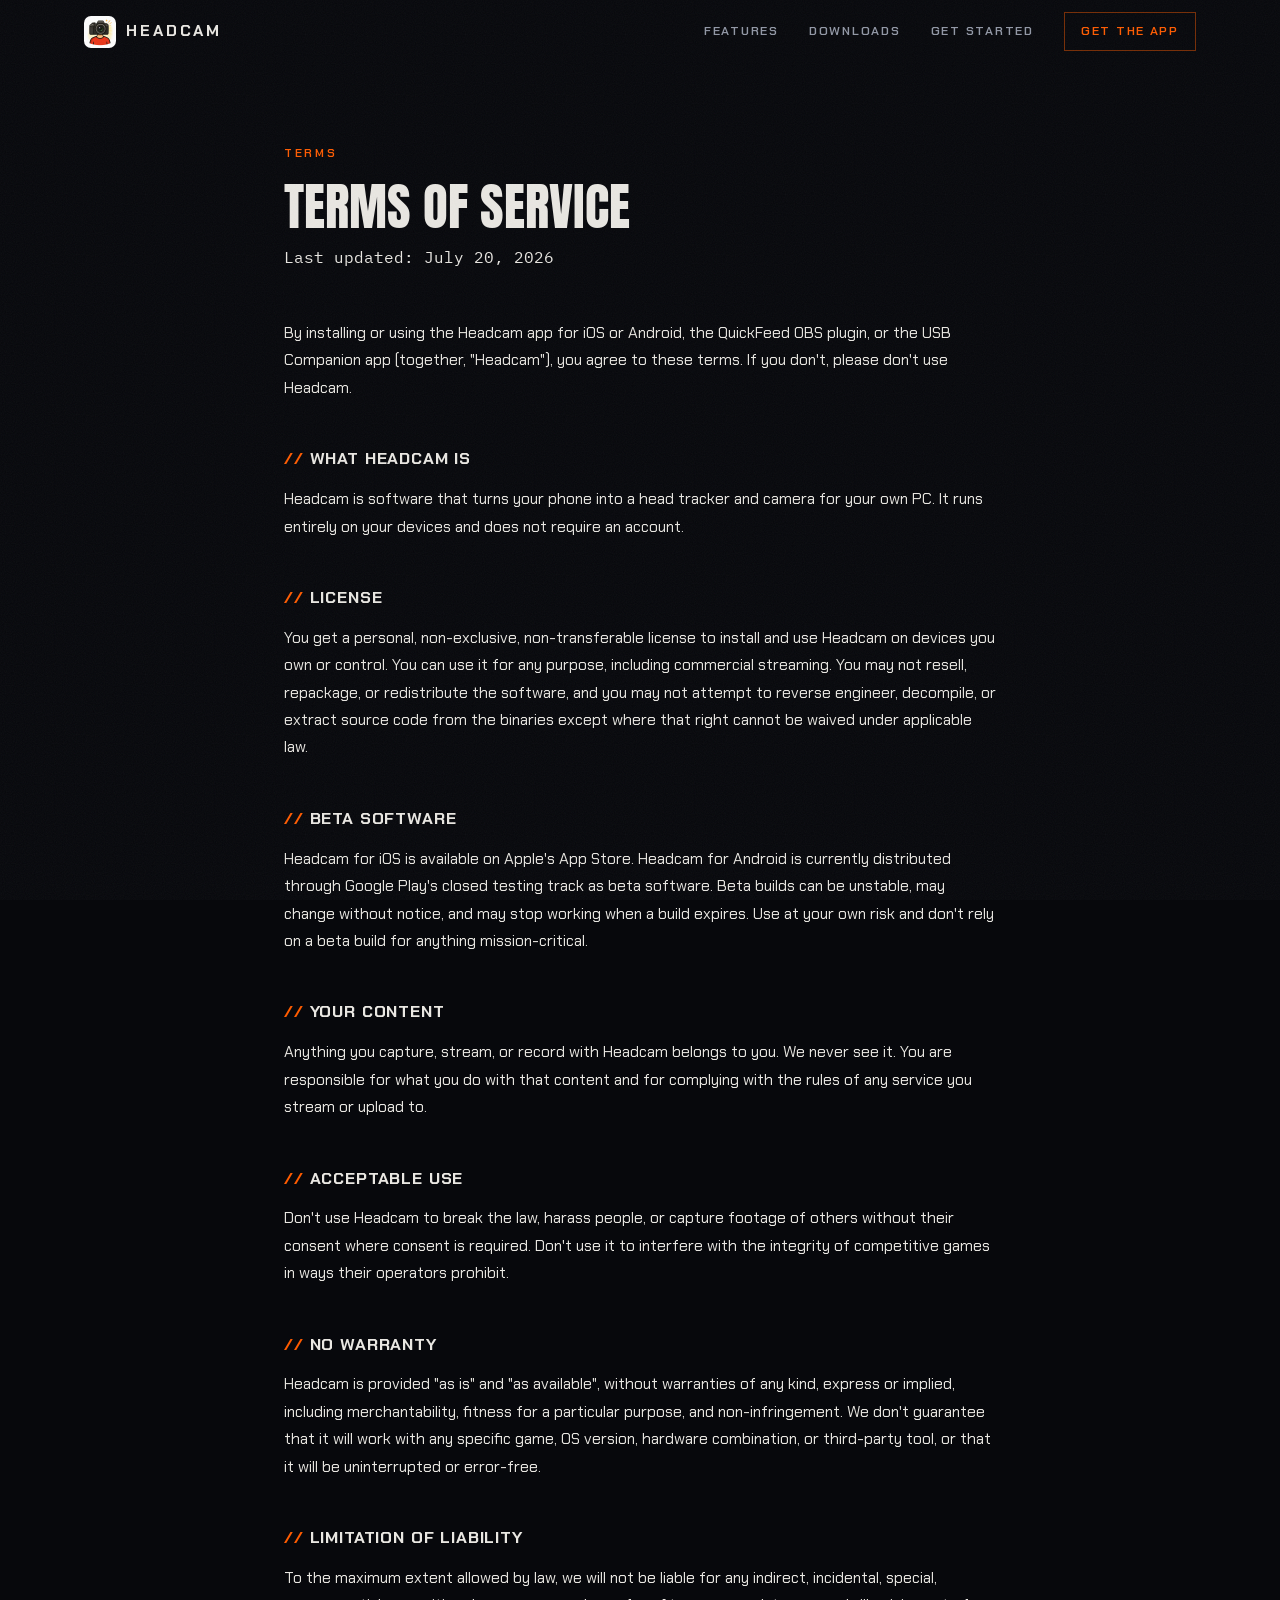
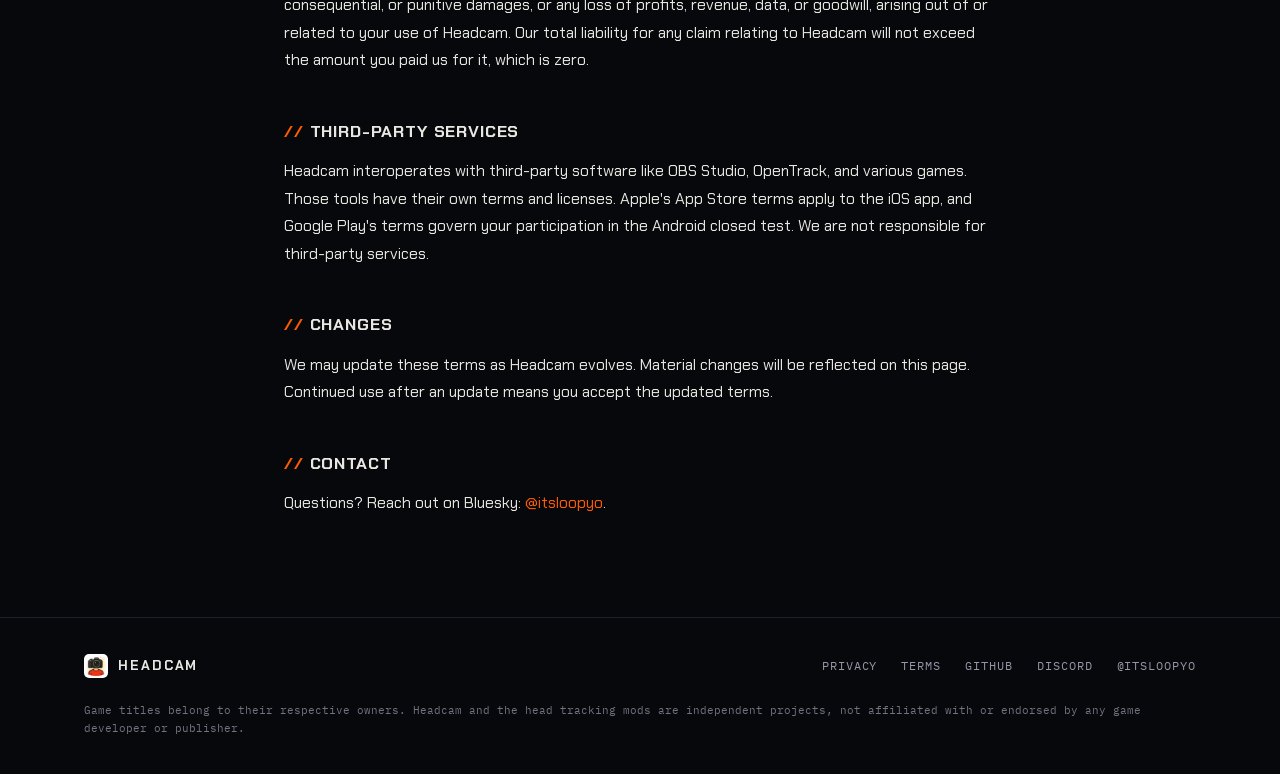
<file: terms.html>
<!DOCTYPE html>
<html lang="en">
<head>
  <meta charset="UTF-8">
  <meta name="viewport" content="width=device-width, initial-scale=1.0">
  <title>Terms of Service - Headcam</title>
  <meta name="description" content="The terms that cover your use of the Headcam app, the QuickFeed OBS plugin, and the USB Companion app.">
  <meta name="theme-color" content="#07080c">
  <link rel="icon" type="image/x-icon" href="favicon.ico">
  <link rel="icon" type="image/png" sizes="32x32" href="assets/images/favicon-32x32.png">
  <link rel="icon" type="image/png" sizes="16x16" href="assets/images/favicon-16x16.png">
  <link rel="apple-touch-icon" sizes="180x180" href="assets/images/apple-touch-icon.png">
  <link rel="preconnect" href="https://fonts.googleapis.com">
  <link rel="preconnect" href="https://fonts.gstatic.com" crossorigin>
  <link href="https://fonts.googleapis.com/css2?family=Anton&family=Chakra+Petch:wght@400;500;600;700&family=IBM+Plex+Mono:wght@400;500&display=swap" rel="stylesheet">
  <link rel="stylesheet" href="css/style.css">
</head>
<body>

  <nav class="nav" id="nav">
    <div class="nav-inner">
      <a href="index.html" class="nav-brand">
        <img src="assets/images/app-icon.png" alt="Headcam" class="nav-icon" width="32" height="32">
        <span class="nav-wordmark">Headcam</span>
      </a>
      <button class="nav-toggle" id="nav-toggle" aria-label="Toggle navigation" aria-expanded="false">
        <span></span><span></span>
      </button>
      <div class="nav-links" id="nav-links">
        <a href="index.html#features">Features</a>
        <a href="index.html#downloads">Downloads</a>
        <a href="index.html#setup">Get started</a>
        <a href="index.html#downloads" class="nav-cta">Get the app</a>
      </div>
    </div>
  </nav>

  <main class="legal">
    <div class="container">
      <span class="section-label">Terms</span>
      <h1 class="legal-headline">Terms of Service</h1>
      <p class="legal-updated">Last updated: July 20, 2026</p>

      <p>By installing or using the Headcam app for iOS or Android, the QuickFeed OBS plugin, or the USB Companion app (together, "Headcam"), you agree to these terms. If you don't, please don't use Headcam.</p>

      <h2>What Headcam is</h2>
      <p>Headcam is software that turns your phone into a head tracker and camera for your own PC. It runs entirely on your devices and does not require an account.</p>

      <h2>License</h2>
      <p>You get a personal, non-exclusive, non-transferable license to install and use Headcam on devices you own or control. You can use it for any purpose, including commercial streaming. You may not resell, repackage, or redistribute the software, and you may not attempt to reverse engineer, decompile, or extract source code from the binaries except where that right cannot be waived under applicable law.</p>

      <h2>Beta software</h2>
      <p>Headcam for iOS is available on Apple's App Store. Headcam for Android is currently distributed through Google Play's closed testing track as beta software. Beta builds can be unstable, may change without notice, and may stop working when a build expires. Use at your own risk and don't rely on a beta build for anything mission-critical.</p>

      <h2>Your content</h2>
      <p>Anything you capture, stream, or record with Headcam belongs to you. We never see it. You are responsible for what you do with that content and for complying with the rules of any service you stream or upload to.</p>

      <h2>Acceptable use</h2>
      <p>Don't use Headcam to break the law, harass people, or capture footage of others without their consent where consent is required. Don't use it to interfere with the integrity of competitive games in ways their operators prohibit.</p>

      <h2>No warranty</h2>
      <p>Headcam is provided "as is" and "as available", without warranties of any kind, express or implied, including merchantability, fitness for a particular purpose, and non-infringement. We don't guarantee that it will work with any specific game, OS version, hardware combination, or third-party tool, or that it will be uninterrupted or error-free.</p>

      <h2>Limitation of liability</h2>
      <p>To the maximum extent allowed by law, we will not be liable for any indirect, incidental, special, consequential, or punitive damages, or any loss of profits, revenue, data, or goodwill, arising out of or related to your use of Headcam. Our total liability for any claim relating to Headcam will not exceed the amount you paid us for it, which is zero.</p>

      <h2>Third-party services</h2>
      <p>Headcam interoperates with third-party software like OBS Studio, OpenTrack, and various games. Those tools have their own terms and licenses. Apple's App Store terms apply to the iOS app, and Google Play's terms govern your participation in the Android closed test. We are not responsible for third-party services.</p>

      <h2>Changes</h2>
      <p>We may update these terms as Headcam evolves. Material changes will be reflected on this page. Continued use after an update means you accept the updated terms.</p>

      <h2>Contact</h2>
      <p>Questions? Reach out on Bluesky: <a href="https://bsky.app/profile/itsloopyo.bsky.social" target="_blank" rel="noopener noreferrer">@itsloopyo</a>.</p>
    </div>
  </main>

  <footer class="footer">
    <div class="container footer-inner">
      <div class="footer-brand">
        <img src="assets/images/app-icon.png" alt="" class="footer-icon" width="24" height="24">
        <span>Headcam</span>
      </div>
      <div class="footer-links">
        <a href="privacy.html" class="footer-link">Privacy</a>
        <a href="terms.html" class="footer-link">Terms</a>
        <a href="https://github.com/itsloopyo" target="_blank" rel="noopener noreferrer" class="footer-link">GitHub</a>
        <a href="https://discord.com/invite/dxyZdyFNT9" target="_blank" rel="noopener noreferrer" class="footer-link">Discord</a>
        <a href="https://bsky.app/profile/itsloopyo.bsky.social" target="_blank" rel="noopener noreferrer" class="footer-link" aria-label="Bluesky">@itsloopyo</a>
      </div>
    </div>
    <div class="container">
      <p class="footer-note">Game titles belong to their respective owners. Headcam and the head tracking mods are independent projects, not affiliated with or endorsed by any game developer or publisher.</p>
    </div>
  </footer>

  <script src="js/main.js"></script>
</body>
</html>
</file>
<file: css/style.css>
/* ============================================
   Headcam.app - Night Cockpit HUD
   ============================================ */

*,
*::before,
*::after {
  margin: 0;
  padding: 0;
  box-sizing: border-box;
}

:root {
  --bg: #07080c;
  --bg2: #0a0c12;
  --panel: #0d1018;
  --line: #1c212c;
  --line2: #2c3342;
  --text: #e9e7e2;
  --muted: #9298a6;
  --accent: #ff5c00;
  --accent-soft: #ffb073;
  --glow: rgba(255, 92, 0, 0.35);
  --disp: 'Anton', 'Arial Narrow', sans-serif;
  --ui: 'Chakra Petch', system-ui, sans-serif;
  --mono: 'IBM Plex Mono', ui-monospace, monospace;
  --nav-h: 64px;
}

html {
  scroll-behavior: smooth;
  scroll-padding-top: var(--nav-h);
}

body {
  font-family: var(--ui);
  background: var(--bg);
  color: var(--text);
  line-height: 1.65;
  -webkit-font-smoothing: antialiased;
  -moz-osx-font-smoothing: grayscale;
  overflow-x: hidden;
}

/* Film grain over everything */
body::after {
  content: '';
  position: fixed;
  inset: 0;
  z-index: 9999;
  pointer-events: none;
  opacity: 0.05;
  background-image: url("data:image/svg+xml,%3Csvg xmlns='http://www.w3.org/2000/svg' width='160' height='160'%3E%3Cfilter id='n'%3E%3CfeTurbulence type='fractalNoise' baseFrequency='0.9' numOctaves='2'/%3E%3C/filter%3E%3Crect width='160' height='160' filter='url(%23n)'/%3E%3C/svg%3E");
}

img {
  display: block;
  max-width: 100%;
  height: auto;
}

a {
  color: inherit;
  text-decoration: none;
}

ul {
  list-style: none;
}

::selection {
  background: var(--accent);
  color: var(--bg);
}

:focus-visible {
  outline: 2px solid var(--accent);
  outline-offset: 3px;
}

/* --- Layout --- */
.container {
  width: 100%;
  max-width: 1160px;
  margin: 0 auto;
  padding: 0 24px;
}

/* --- Section headers --- */
.section-head {
  display: flex;
  align-items: center;
  gap: 16px;
  margin-bottom: 20px;
}

.sec-index {
  font-family: var(--mono);
  font-size: 0.75rem;
  color: var(--accent);
  border: 1px solid var(--line2);
  padding: 2px 8px;
}

.sec-label,
.section-label {
  display: block;
  font-family: var(--ui);
  font-size: 0.75rem;
  font-weight: 600;
  text-transform: uppercase;
  letter-spacing: 0.22em;
  color: var(--muted);
}

.sec-line {
  flex: 1;
  height: 1px;
  background: linear-gradient(90deg, var(--line2), transparent);
}

.sec-display {
  font-family: var(--disp);
  font-weight: 400;
  font-size: clamp(2.4rem, 5.5vw, 4rem);
  line-height: 1;
  text-transform: uppercase;
  letter-spacing: 0.01em;
  margin-bottom: 56px;
}

.sec-display em {
  font-style: normal;
  color: transparent;
  -webkit-text-stroke: 1.5px var(--accent);
}

/* --- Panels (notched cards) --- */
.panel {
  position: relative;
  background: var(--panel);
  border: 1px solid var(--line);
  transition: border-color 0.25s ease, transform 0.25s ease, background 0.25s ease;
}

.panel:hover {
  border-color: var(--line2);
  transform: translateY(-3px);
}

/* --- Buttons --- */
.btn {
  display: inline-flex;
  align-items: center;
  gap: 10px;
  font-family: var(--ui);
  font-size: 0.85rem;
  font-weight: 600;
  text-transform: uppercase;
  letter-spacing: 0.1em;
  border: none;
  cursor: pointer;
  transition: background 0.2s ease, color 0.2s ease, box-shadow 0.2s ease;
}

.btn-primary {
  padding: 16px 30px;
  color: #0a0a0a;
  background: var(--accent);
}

.btn-primary:hover {
  background: var(--accent-soft);
  box-shadow: 0 0 32px var(--glow);
}

.btn-ghost {
  padding: 16px 22px;
  color: var(--muted);
  background: transparent;
  box-shadow: inset 0 0 0 1px var(--line2);
}

.btn-ghost:hover {
  color: var(--accent);
  box-shadow: inset 0 0 0 1px var(--accent);
}

.btn-ghost .arrow {
  display: inline-block;
  transition: transform 0.2s ease;
}

.btn-ghost:hover .arrow {
  transform: translateX(4px);
}

.btn-lg {
  padding: 20px 40px;
  font-size: 0.95rem;
}

/* --- Scroll Reveal --- */
.js .reveal {
  opacity: 0;
  transform: translateY(22px);
  transition: opacity 0.6s ease, transform 0.6s cubic-bezier(0.2, 0.7, 0.2, 1);
}

.js .reveal.visible {
  opacity: 1;
  transform: translateY(0);
}

/* ============================================
   Navigation
   ============================================ */
.nav {
  position: fixed;
  top: 0;
  left: 0;
  right: 0;
  z-index: 1000;
  height: var(--nav-h);
  border-bottom: 1px solid transparent;
  transition: background 0.25s ease, border-color 0.25s ease, backdrop-filter 0.25s ease;
}

.nav.scrolled {
  background: rgba(7, 8, 12, 0.82);
  -webkit-backdrop-filter: blur(12px);
  backdrop-filter: blur(12px);
  border-bottom-color: var(--line);
}

.nav-inner {
  max-width: 1160px;
  margin: 0 auto;
  padding: 0 24px;
  height: 100%;
  display: flex;
  align-items: center;
  justify-content: space-between;
}

.nav-brand {
  display: flex;
  align-items: center;
  gap: 10px;
}

.nav-icon {
  border-radius: 7px;
}

.nav-wordmark {
  font-family: var(--ui);
  font-size: 1rem;
  font-weight: 700;
  text-transform: uppercase;
  letter-spacing: 0.18em;
}

.nav-toggle {
  display: none;
  background: none;
  border: none;
  cursor: pointer;
  padding: 8px;
  width: 36px;
  height: 36px;
  position: relative;
  align-items: center;
  justify-content: center;
}

.nav-toggle span {
  display: block;
  width: 20px;
  height: 2px;
  background: var(--text);
  position: absolute;
  left: 8px;
  transition: transform 0.25s ease, top 0.25s ease;
}

.nav-toggle span:first-child {
  top: 13px;
}

.nav-toggle span:last-child {
  top: 21px;
}

.nav-toggle[aria-expanded="true"] span:first-child {
  top: 17px;
  transform: rotate(45deg);
}

.nav-toggle[aria-expanded="true"] span:last-child {
  top: 17px;
  transform: rotate(-45deg);
}

.nav-links {
  display: flex;
  align-items: center;
  gap: 30px;
}

.nav-links a {
  font-size: 0.78rem;
  font-weight: 600;
  text-transform: uppercase;
  letter-spacing: 0.14em;
  color: var(--muted);
  transition: color 0.2s ease;
}

.nav-links a:hover {
  color: var(--text);
}

.nav-cta {
  color: var(--accent) !important;
  border: 1px solid rgba(255, 92, 0, 0.45);
  padding: 8px 16px;
  transition: background 0.2s ease;
}

.nav-cta:hover {
  background: rgba(255, 92, 0, 0.12);
}

/* ============================================
   Hero
   ============================================ */
.hero {
  position: relative;
  padding: calc(var(--nav-h) + 32px) 0 64px;
  overflow: hidden;
}

.hero-bg {
  position: absolute;
  inset: 0;
  pointer-events: none;
  background-image:
    radial-gradient(ellipse 70% 55% at 50% 62%, rgba(255, 92, 0, 0.07), transparent 70%),
    linear-gradient(rgba(255, 255, 255, 0.025) 1px, transparent 1px),
    linear-gradient(90deg, rgba(255, 255, 255, 0.025) 1px, transparent 1px);
  background-size: auto, 56px 56px, 56px 56px;
  -webkit-mask-image: radial-gradient(ellipse 90% 80% at 50% 45%, #000 30%, transparent 100%);
  mask-image: radial-gradient(ellipse 90% 80% at 50% 45%, #000 30%, transparent 100%);
}

.hero-grid {
  position: relative;
  display: flex;
  flex-direction: column;
  align-items: center;
  text-align: center;
}

/* HUD readout chips */
.hud-chips {
  display: flex;
  flex-wrap: wrap;
  justify-content: center;
  gap: 8px;
  margin-bottom: 32px;
  animation: rise 0.7s cubic-bezier(0.2, 0.7, 0.2, 1) both;
}

.chip {
  display: inline-flex;
  align-items: center;
  gap: 7px;
  font-size: 0.68rem;
  font-weight: 600;
  text-transform: uppercase;
  letter-spacing: 0.12em;
  color: var(--muted);
  border: 1px solid var(--line);
  background: rgba(13, 16, 24, 0.6);
  padding: 6px 11px;
}

.chip--mono {
  font-family: var(--mono);
  font-weight: 400;
  letter-spacing: 0.04em;
}

.chip--mono b {
  font-weight: 500;
  color: var(--accent-soft);
  min-width: 5ch;
  display: inline-block;
  text-align: right;
}

.chip--live {
  color: var(--accent);
  border-color: rgba(255, 92, 0, 0.4);
}

.chip-dot {
  width: 6px;
  height: 6px;
  background: var(--accent);
  border-radius: 50%;
  animation: blink 1.6s ease-in-out infinite;
}

@keyframes blink {
  0%, 100% { opacity: 1; box-shadow: 0 0 8px var(--glow); }
  50% { opacity: 0.25; box-shadow: none; }
}

.hero-headline {
  font-family: var(--disp);
  font-weight: 400;
  font-size: clamp(3rem, 7vw, 5.6rem);
  line-height: 0.98;
  text-transform: uppercase;
  letter-spacing: 0.005em;
  margin-bottom: 28px;
}

.hl-line {
  display: block;
  animation: rise 0.7s cubic-bezier(0.2, 0.7, 0.2, 1) 0.08s both;
}

.hl-line--accent {
  color: transparent;
  -webkit-text-stroke: 2px var(--accent);
  animation-delay: 0.18s;
}

@keyframes rise {
  from {
    opacity: 0;
    transform: translateY(28px);
  }
  to {
    opacity: 1;
    transform: translateY(0);
  }
}

.hero-sub {
  font-size: clamp(1rem, 1.6vw, 1.1rem);
  color: var(--muted);
  max-width: 520px;
  line-height: 1.75;
  margin: 0 auto 24px;
  animation: rise 0.7s ease 0.3s both;
}

.hero-pitch {
  display: flex;
  flex-wrap: wrap;
  align-items: center;
  justify-content: center;
  gap: 10px;
  margin-bottom: 36px;
  animation: rise 0.7s ease 0.4s both;
}

.hero-pitch s {
  font-family: var(--mono);
  font-size: 0.72rem;
  text-transform: uppercase;
  letter-spacing: 0.1em;
  color: var(--muted);
  border: 1px solid var(--line);
  padding: 4px 10px;
  text-decoration: none;
  position: relative;
}

.hero-pitch s::after {
  content: '';
  position: absolute;
  left: 4px;
  right: 4px;
  top: 50%;
  height: 1px;
  background: var(--accent);
  transform: rotate(-6deg);
}

.hero-pitch em {
  font-style: normal;
  font-weight: 700;
  font-size: 1rem;
  text-transform: uppercase;
  letter-spacing: 0.06em;
  color: var(--accent);
}

.hero-actions {
  display: flex;
  align-items: center;
  justify-content: center;
  gap: 16px;
  flex-wrap: wrap;
  animation: rise 0.7s ease 0.5s both;
}

.hero-meta {
  font-family: var(--mono);
  font-size: 0.72rem;
  text-transform: uppercase;
  letter-spacing: 0.1em;
  color: var(--muted);
  margin-top: 24px;
  animation: rise 0.7s ease 0.6s both;
}

/* --- Hero demo video --- */
.hero-visual {
  position: relative;
  width: 100%;
  max-width: 920px;
  margin-top: 8px;
  margin-bottom: 44px;
  animation: fadein 1.2s ease 0.4s both;
}

@keyframes fadein {
  from { opacity: 0; }
  to { opacity: 1; }
}

.hero-app-shot {
  display: block;
  width: 100%;
  height: auto;
  border-radius: 14px;
  border: 1px solid rgba(255, 255, 255, 0.08);
  box-shadow:
    0 30px 90px -30px rgba(0, 0, 0, 0.85),
    0 0 140px -30px var(--glow);
  /* Keeps the video in normal compositing. Without a filter, Chrome on
     Windows promotes it to a hardware overlay plane (MPO) once the hero
     fade-in ends, and on many GPU/monitor combos that pipeline switch
     washes out the whole screen until the video scrolls out of view.
     Imperceptible by design; do not remove. */
  filter: brightness(1.001);
}

/* ============================================
   Games marquee
   ============================================ */
.marquee {
  border-top: 1px solid var(--line);
  border-bottom: 1px solid var(--line);
  background: var(--bg2);
  overflow: hidden;
  padding: 18px 0;
}

.marquee-track {
  display: flex;
  width: max-content;
  animation: marquee 36s linear infinite;
}

.marquee:hover .marquee-track {
  animation-play-state: paused;
}

@keyframes marquee {
  to { transform: translateX(-50%); }
}

.marquee-list {
  display: flex;
  align-items: center;
  flex-shrink: 0;
}

.marquee-list li {
  font-family: var(--ui);
  font-size: 0.8rem;
  font-weight: 600;
  text-transform: uppercase;
  letter-spacing: 0.18em;
  color: var(--muted);
  white-space: nowrap;
  padding-right: 18px;
}

.marquee-list li::after {
  content: '//';
  font-family: var(--mono);
  color: var(--accent);
  opacity: 0.6;
  margin-left: 18px;
}

.mq-accent {
  color: var(--accent) !important;
}

/* ============================================
   Use Cases
   ============================================ */
.usecases {
  padding: 130px 0 110px;
}

.usecases-grid {
  display: grid;
  grid-template-columns: repeat(3, 1fr);
  gap: 16px;
}

.usecase {
  padding: 32px 28px 36px;
}

.usecase:hover {
  border-color: rgba(255, 92, 0, 0.45);
}

.panel-mode {
  display: block;
  font-family: var(--mono);
  font-size: 0.62rem;
  text-transform: uppercase;
  letter-spacing: 0.14em;
  color: var(--accent);
  margin-bottom: 28px;
}

.usecase-icon {
  width: 44px;
  height: 44px;
  color: var(--accent);
  margin-bottom: 22px;
  opacity: 0.9;
}

.usecase h3 {
  font-family: var(--ui);
  font-size: 1.05rem;
  font-weight: 700;
  text-transform: uppercase;
  letter-spacing: 0.06em;
  margin-bottom: 12px;
}

.usecase p {
  font-size: 0.92rem;
  color: var(--muted);
  line-height: 1.7;
}

.usecase--wide {
  grid-column: 1 / -1;
  border-color: rgba(255, 92, 0, 0.45);
  background: linear-gradient(135deg, rgba(255, 92, 0, 0.06), var(--panel) 55%);
}

.usecase--wide:hover {
  border-color: var(--accent);
  box-shadow: 0 0 48px rgba(255, 92, 0, 0.1);
}

.usecase-wide-grid {
  display: grid;
  grid-template-columns: 1.6fr 1fr;
  gap: 40px;
  align-items: center;
}

.usecase-wide-title {
  font-family: var(--disp);
  font-weight: 400;
  font-size: clamp(1.7rem, 3.4vw, 2.6rem);
  line-height: 1.05;
  text-transform: uppercase;
  letter-spacing: 0.01em;
  margin-bottom: 16px;
}

.usecase-wide-title em {
  font-style: normal;
  color: transparent;
  -webkit-text-stroke: 1.5px var(--accent);
}

.usecase--wide p {
  max-width: 56ch;
}

.usecase--wide p a {
  color: var(--accent);
}

.usecase--wide p a:hover {
  text-decoration: underline;
}

.usecase-wide-actions {
  display: flex;
  flex-direction: column;
  align-items: stretch;
  gap: 10px;
}

.btn-sm {
  padding: 12px 18px;
  font-size: 0.75rem;
  justify-content: space-between;
}

/* ============================================
   Features
   ============================================ */
.features {
  padding: 130px 0;
  background: var(--bg2);
  border-top: 1px solid var(--line);
  border-bottom: 1px solid var(--line);
}

.stat-band {
  display: grid;
  grid-template-columns: repeat(4, 1fr);
  border: 1px solid var(--line);
  background: var(--panel);
  margin-bottom: 56px;
}

.stat {
  padding: 30px 24px 26px;
  text-align: center;
  position: relative;
}

.stat + .stat {
  border-left: 1px solid var(--line);
}

.stat-num {
  display: block;
  font-family: var(--disp);
  font-size: clamp(2.6rem, 5vw, 4rem);
  line-height: 1;
  color: var(--text);
  margin-bottom: 10px;
}

.stat-num i {
  font-style: normal;
  font-size: 0.45em;
  color: var(--accent);
}

.stat:first-child .stat-num,
.stat:last-child .stat-num {
  color: transparent;
  -webkit-text-stroke: 1.5px var(--accent);
}

.stat-label {
  font-family: var(--mono);
  font-size: 0.66rem;
  text-transform: uppercase;
  letter-spacing: 0.14em;
  color: var(--muted);
}

.primary-features {
  display: grid;
  grid-template-columns: 1fr 1fr;
  gap: 16px;
  margin-bottom: 56px;
}

.primary-feature {
  padding: 34px 32px 38px;
}

.primary-feature:hover {
  border-color: rgba(255, 92, 0, 0.45);
}

.primary-feature-label {
  display: block;
  font-family: var(--mono);
  font-size: 0.72rem;
  text-transform: uppercase;
  letter-spacing: 0.14em;
  color: var(--accent);
  margin-bottom: 18px;
}

.primary-feature-desc {
  font-size: 1rem;
  line-height: 1.8;
  color: var(--text);
}

.secondary-features {
  display: grid;
  grid-template-columns: repeat(3, 1fr);
  gap: 32px;
  padding-top: 48px;
  border-top: 1px solid var(--line);
}

.secondary-feature h3 {
  font-family: var(--ui);
  font-size: 0.9rem;
  font-weight: 700;
  text-transform: uppercase;
  letter-spacing: 0.06em;
  margin-bottom: 8px;
}

.secondary-feature h3::before {
  content: '▸ ';
  color: var(--accent);
}

.secondary-feature p {
  font-size: 0.88rem;
  color: var(--muted);
  line-height: 1.6;
}

/* ============================================
   Downloads
   ============================================ */
.downloads {
  padding: 130px 0;
}

.download-grid {
  display: grid;
  grid-template-columns: 1fr 1fr;
  gap: 16px;
  align-items: start;
}

.download-card {
  padding: 32px;
  display: flex;
  flex-direction: column;
}

.download-card--hero {
  border-color: rgba(255, 92, 0, 0.55);
  background: linear-gradient(135deg, rgba(255, 92, 0, 0.07), var(--panel) 55%);
}

.download-card--hero:hover {
  border-color: var(--accent);
  box-shadow: 0 0 48px rgba(255, 92, 0, 0.12);
}

.download-card-top {
  display: flex;
  align-items: center;
  gap: 16px;
  margin-bottom: 14px;
}

.download-card-top h3 {
  font-family: var(--ui);
  font-size: 1.05rem;
  font-weight: 700;
  text-transform: uppercase;
  letter-spacing: 0.05em;
}

.download-app-icon {
  border-radius: 10px;
}

.download-card-icon {
  width: 42px;
  height: 42px;
  display: flex;
  align-items: center;
  justify-content: center;
  background: rgba(255, 92, 0, 0.08);
  border: 1px solid rgba(255, 92, 0, 0.25);
  color: var(--accent);
  flex-shrink: 0;
}

.badge {
  display: inline-block;
  vertical-align: middle;
  font-family: var(--mono);
  font-size: 0.58rem;
  font-weight: 500;
  text-transform: uppercase;
  letter-spacing: 0.1em;
  padding: 3px 8px;
  border: 1px solid rgba(255, 92, 0, 0.45);
  color: var(--accent);
  margin-left: 8px;
  position: relative;
  top: -2px;
}

.download-card-desc {
  font-size: 0.92rem;
  color: var(--muted);
  line-height: 1.65;
  flex: 1;
  margin-bottom: 26px;
}

.download-card-bottom {
  display: flex;
  align-items: center;
  gap: 16px;
  flex-wrap: wrap;
}

.download-req {
  font-family: var(--mono);
  font-size: 0.72rem;
  text-transform: uppercase;
  letter-spacing: 0.08em;
  color: var(--muted);
}

.download-platforms {
  display: flex;
  gap: 8px;
}

.platform-btn {
  padding: 11px 20px;
  font-family: var(--ui);
  font-size: 0.78rem;
  font-weight: 600;
  text-transform: uppercase;
  letter-spacing: 0.08em;
  color: var(--text);
  background: var(--bg2);
  border: 1px solid var(--line2);
  transition: border-color 0.2s ease, color 0.2s ease;
  text-align: center;
}

.platform-btn:hover {
  border-color: var(--accent);
  color: var(--accent);
}

.download-ver {
  font-family: var(--mono);
  font-size: 0.72rem;
  color: var(--muted);
  margin-top: 12px;
}

.download-note {
  width: 100%;
  margin-top: 12px;
  font-size: 0.85rem;
  color: var(--muted);
}

.download-note summary {
  cursor: pointer;
  font-family: var(--mono);
  font-size: 0.76rem;
  color: var(--text);
  padding: 4px 0;
}

.download-note summary:hover {
  color: var(--accent);
}

.download-note pre {
  background: var(--bg);
  border: 1px solid var(--line);
  border-left: 2px solid var(--accent);
  padding: 14px;
  overflow-x: auto;
  font-size: 0.74rem;
  line-height: 1.6;
  margin-top: 8px;
}

.download-note code {
  font-family: var(--mono);
  color: var(--text);
}

/* ============================================
   Setup
   ============================================ */
.setup {
  padding: 130px 0;
  background: var(--bg2);
  border-top: 1px solid var(--line);
  border-bottom: 1px solid var(--line);
}

.signal-path {
  display: flex;
  align-items: center;
  gap: 14px;
  margin-bottom: 64px;
}

.sp-node {
  font-family: var(--mono);
  font-size: 0.72rem;
  text-transform: uppercase;
  letter-spacing: 0.12em;
  color: var(--text);
  border: 1px solid var(--line2);
  background: var(--panel);
  padding: 10px 16px;
  white-space: nowrap;
}

.sp-node--accent {
  color: var(--accent);
  border-color: rgba(255, 92, 0, 0.5);
}

.sp-wire {
  flex: 1;
  position: relative;
  height: 1px;
  background-image: linear-gradient(90deg, var(--accent) 50%, transparent 50%);
  background-size: 12px 1px;
  animation: wire-flow 0.8s linear infinite;
}

@keyframes wire-flow {
  to { background-position: 12px 0; }
}

.sp-wire::after {
  content: '';
  position: absolute;
  right: -1px;
  top: -4px;
  border: 4.5px solid transparent;
  border-left-color: var(--accent);
}

.sp-wire-label {
  position: absolute;
  top: -24px;
  left: 50%;
  transform: translateX(-50%);
  font-family: var(--mono);
  font-style: normal;
  font-size: 0.62rem;
  text-transform: uppercase;
  letter-spacing: 0.12em;
  color: var(--muted);
  white-space: nowrap;
}

.setup-steps {
  display: grid;
  grid-template-columns: repeat(3, 1fr);
  gap: 40px;
}

.setup-step {
  border-top: 1px solid var(--line2);
  padding-top: 24px;
  transition: border-color 0.3s ease;
}

.setup-step:hover {
  border-top-color: var(--accent);
}

.setup-num {
  display: block;
  font-family: var(--disp);
  font-size: 2.4rem;
  line-height: 1;
  color: transparent;
  -webkit-text-stroke: 1.2px var(--accent);
  margin-bottom: 18px;
}

.setup-content h3 {
  font-family: var(--ui);
  font-size: 1rem;
  font-weight: 700;
  text-transform: uppercase;
  letter-spacing: 0.06em;
  margin-bottom: 10px;
}

.setup-content p {
  font-size: 0.92rem;
  color: var(--muted);
  line-height: 1.7;
}

/* ============================================
   Compatibility
   ============================================ */
.compat {
  padding: 100px 0 120px;
}

.compat-grid {
  display: grid;
  grid-template-columns: repeat(3, 1fr);
  gap: 48px;
  margin-top: 40px;
}

.compat-group h3 {
  font-family: var(--ui);
  font-size: 0.72rem;
  font-weight: 600;
  text-transform: uppercase;
  letter-spacing: 0.2em;
  color: var(--muted);
  margin-bottom: 20px;
  padding-bottom: 10px;
  border-bottom: 1px solid var(--line);
}

.compat-group ul {
  display: flex;
  flex-direction: column;
  gap: 11px;
}

.compat-group li {
  font-size: 0.92rem;
  color: var(--text);
}

.compat-group li::before {
  content: '▸ ';
  color: var(--accent);
}

.compat-group code {
  font-family: var(--mono);
  font-size: 0.85em;
  color: var(--accent);
}

.compat-group a,
.setup-content a {
  color: var(--accent);
}

.compat-group a:hover,
.setup-content a:hover {
  text-decoration: underline;
}

/* ============================================
   CTA
   ============================================ */
.cta {
  padding: 150px 0;
  background:
    radial-gradient(ellipse 60% 70% at 50% 100%, rgba(255, 92, 0, 0.1), transparent 70%),
    var(--bg2);
  border-top: 1px solid var(--line);
  text-align: center;
}

.cta-headline {
  font-family: var(--disp);
  font-weight: 400;
  font-size: clamp(2.6rem, 7vw, 5.4rem);
  line-height: 1.02;
  text-transform: uppercase;
  margin-bottom: 44px;
}

.cta-headline em {
  font-style: normal;
  display: block;
  color: transparent;
  -webkit-text-stroke: 2px var(--accent);
}

.cta-actions {
  display: flex;
  justify-content: center;
  align-items: center;
  gap: 16px;
  flex-wrap: wrap;
}

.cta-meta {
  font-family: var(--mono);
  font-size: 0.72rem;
  text-transform: uppercase;
  letter-spacing: 0.1em;
  color: var(--muted);
  margin-top: 24px;
}

/* ============================================
   Legal pages
   ============================================ */
.legal {
  padding: calc(var(--nav-h) + 80px) 0 100px;
}

.legal .container {
  max-width: 760px;
}

.legal .section-label {
  color: var(--accent);
  margin-bottom: 16px;
}

.legal-headline {
  font-family: var(--disp);
  font-weight: 400;
  font-size: clamp(2.2rem, 4.5vw, 3.2rem);
  text-transform: uppercase;
  line-height: 1.05;
  margin-bottom: 10px;
}

.legal-updated {
  font-family: var(--mono);
  color: var(--muted);
  font-size: 0.78rem;
  margin-bottom: 48px;
}

.legal h2 {
  font-family: var(--ui);
  font-size: 1.05rem;
  font-weight: 700;
  text-transform: uppercase;
  letter-spacing: 0.05em;
  margin: 44px 0 12px;
}

.legal h2::before {
  content: '// ';
  color: var(--accent);
}

.legal p,
.legal li {
  color: var(--text);
  font-size: 0.98rem;
  line-height: 1.75;
}

.legal p + p {
  margin-top: 12px;
}

.legal ul {
  list-style: none;
  margin: 10px 0;
}

.legal ul li {
  margin: 6px 0;
  padding-left: 18px;
  position: relative;
}

.legal ul li::before {
  content: '▸';
  position: absolute;
  left: 0;
  color: var(--accent);
}

.legal a {
  color: var(--accent);
}

.legal a:hover {
  text-decoration: underline;
}

/* ============================================
   Footer
   ============================================ */
.footer {
  padding: 36px 0;
  border-top: 1px solid var(--line);
}

.footer-inner {
  display: flex;
  align-items: center;
  justify-content: space-between;
}

.footer-brand {
  display: flex;
  align-items: center;
  gap: 10px;
  font-weight: 700;
  font-size: 0.85rem;
  text-transform: uppercase;
  letter-spacing: 0.14em;
}

.footer-icon {
  border-radius: 5px;
}

.footer-links {
  display: flex;
  gap: 24px;
  align-items: center;
}

.footer-link {
  font-family: var(--mono);
  font-size: 0.74rem;
  text-transform: uppercase;
  letter-spacing: 0.08em;
  color: var(--muted);
  transition: color 0.2s ease;
}

.footer-link:hover {
  color: var(--accent);
}

.footer-note {
  font-family: var(--mono);
  font-size: 0.66rem;
  line-height: 1.7;
  color: var(--muted);
  opacity: 0.75;
  margin-top: 24px;
}

/* ============================================
   Responsive
   ============================================ */
@media (max-width: 960px) {
  .hero {
    padding-bottom: 40px;
  }

  .hero-visual {
    margin-top: 4px;
    margin-bottom: 32px;
  }

  .stat-band {
    grid-template-columns: 1fr 1fr;
  }

  .stat:nth-child(3) {
    border-left: none;
  }

  .stat:nth-child(n+3) {
    border-top: 1px solid var(--line);
  }
}

@media (max-width: 768px) {
  .usecases,
  .features,
  .downloads,
  .setup {
    padding: 90px 0;
  }

  .sec-display {
    margin-bottom: 40px;
  }

  .usecases-grid,
  .primary-features,
  .secondary-features,
  .download-grid,
  .setup-steps,
  .compat-grid,
  .usecase-wide-grid {
    grid-template-columns: 1fr;
  }

  .usecase-wide-grid {
    gap: 24px;
  }

  .secondary-features {
    gap: 28px;
  }

  .compat {
    padding: 70px 0 90px;
  }

  .compat-grid {
    gap: 36px;
  }

  .signal-path {
    margin-bottom: 48px;
  }

  .sp-wire-label {
    display: none;
  }

  .cta {
    padding: 110px 0;
  }
}

/* Mobile nav */
@media (max-width: 640px) {
  .nav-toggle {
    display: flex;
  }

  .nav-links {
    position: fixed;
    top: var(--nav-h);
    left: 0;
    right: 0;
    flex-direction: column;
    align-items: stretch;
    gap: 0;
    background: rgba(7, 8, 12, 0.97);
    border-bottom: 1px solid var(--line);
    max-height: 0;
    overflow: hidden;
    transition: max-height 0.3s ease;
  }

  .nav-links.open {
    max-height: 260px;
  }

  .nav-links a {
    display: block;
    padding: 16px 24px;
    border-top: 1px solid var(--line);
    font-size: 0.85rem;
  }

  .nav-cta {
    border: none;
    padding: 16px 24px;
  }
}

@media (max-width: 480px) {
  .hero-actions,
  .cta-actions {
    flex-direction: column;
    align-items: stretch;
  }

  .hero-actions .btn,
  .cta-actions .btn {
    justify-content: center;
  }

  .download-platforms {
    flex-direction: column;
    width: 100%;
  }

  .stat-band {
    grid-template-columns: 1fr 1fr;
  }

  .footer-inner {
    flex-direction: column;
    gap: 16px;
    text-align: center;
  }
}

/* ============================================
   Reduced motion
   ============================================ */
@media (prefers-reduced-motion: reduce) {
  html {
    scroll-behavior: auto;
  }

  *,
  *::before,
  *::after {
    animation-duration: 0.01ms !important;
    animation-iteration-count: 1 !important;
    transition-duration: 0.01ms !important;
  }

  .marquee-track {
    animation: none;
    flex-wrap: wrap;
  }

  .js .reveal {
    opacity: 1;
    transform: none;
  }
}
</file>
